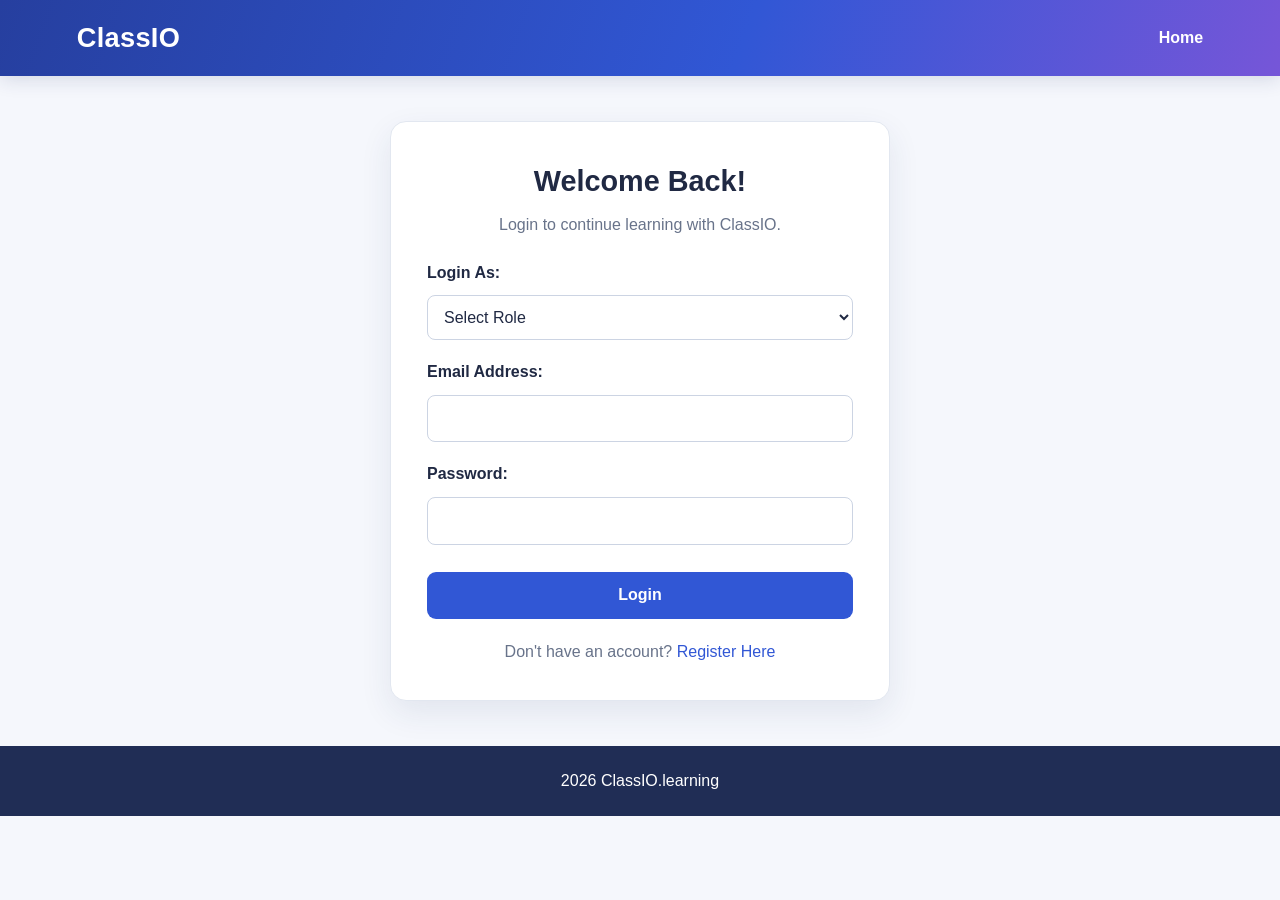
<file: draft_1/draft/frontend/pages/login.html>
<!DOCTYPE html>
<html lang="en">
<head>
    <meta charset="UTF-8">
    <meta name="viewport" content="width=device-width, initial-scale=1.0">
    <title>ClassIO - Login</title>
    <link rel="stylesheet" href="../css/style.css">
</head>
<body>

    <header>
        <h1>ClassIO</h1>
        <a href="index.html">Home</a>
    </header>

    <main>
        <section>
            <h1>Welcome Back!</h1>
            <p>Login to continue learning with ClassIO.</p>

            <form>
                <label for="role">Login As:</label>
                <select id="role" name="role" required>
                    <option value="">Select Role</option>
                    <option value="student">Student</option>
                    <option value="teacher">Teacher</option>
                </select>

                <label for="email">Email Address:</label>
                <input type="email" id="email" name="email" required>

                <label for="password">Password:</label>
                <input type="password" id="password" name="password" required>

                <button type="submit">Login</button>
            </form>

            <p>Don't have an account? <a href="register.html">Register Here</a></p>
        </section>
    </main>

    <footer>
        <p>2026 ClassIO.learning</p>

    </footer>

</body>
</html>
</file>
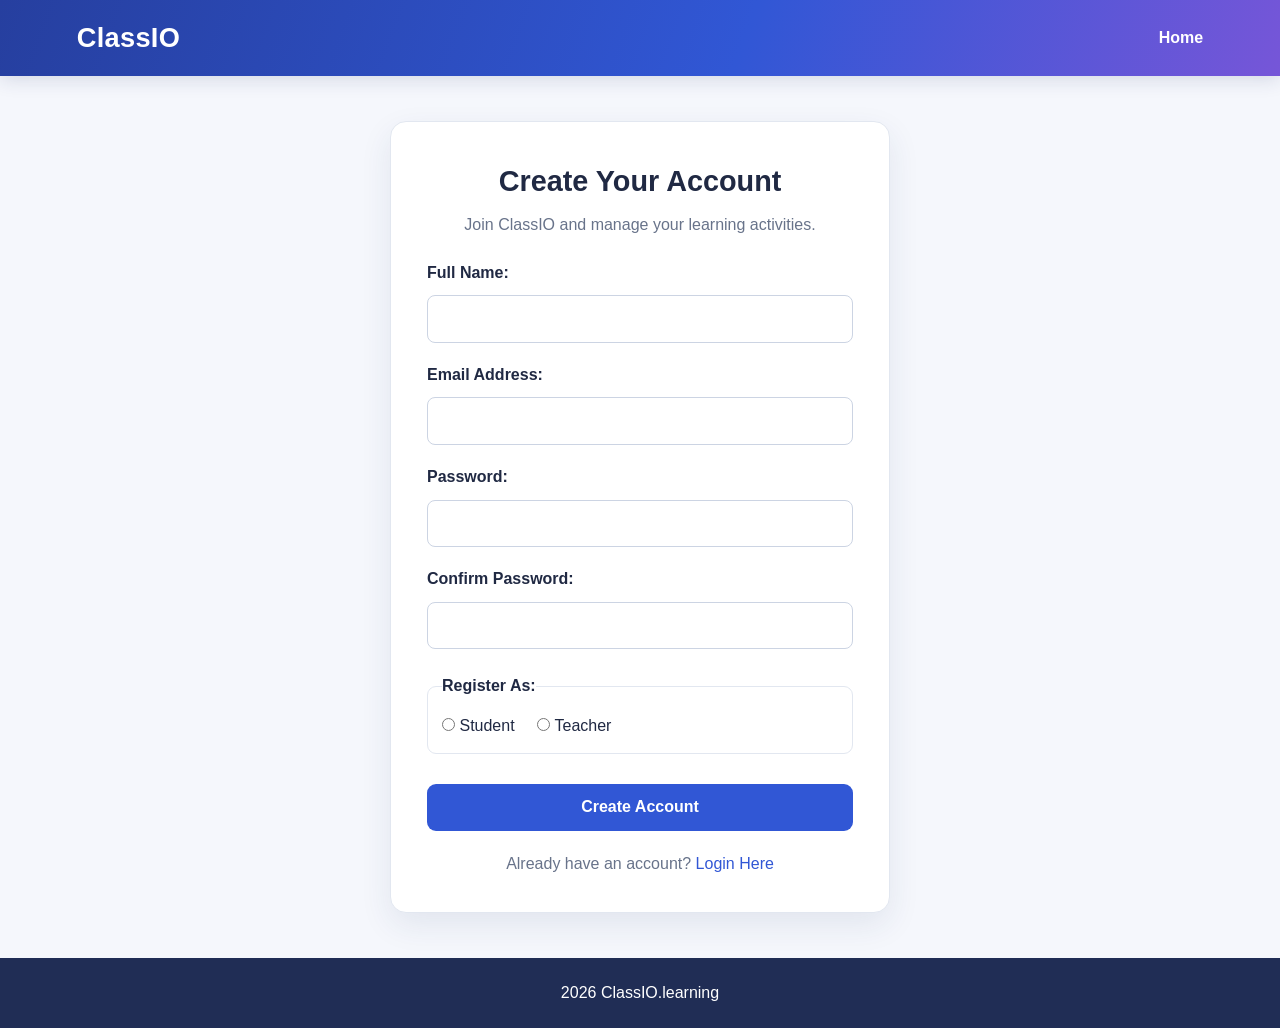
<file: draft_1/draft/frontend/pages/register.html>
<!DOCTYPE html>
<html lang="en">
<head>
    <meta charset="UTF-8">
    <meta name="viewport" content="width=device-width, initial-scale=1.0">
    <title>ClassIO - Register</title>
    <link rel="stylesheet" href="../css/style.css">
</head>
<body>

    <header>
        <h1>ClassIO</h1>
        <a href="index.html">Home</a>
    </header>

    <main>
        <section>
            <h1>Create Your Account</h1>
            <p>Join ClassIO and manage your learning activities.</p>
             
            <form>
                <label for="name">Full Name:</label>
                <input type="text" id="name" name="name" required>

                <label for="email">Email Address:</label>
                <input type="email" id="email" name="email" required>

                <label for="password">Password:</label>
                <input type="password" id="password" name="password" required>

                <label for="confirm-password">Confirm Password:</label>
                <input type="password" id="confirm-password" name="confirm-password" required>

                <fieldset>
                    <legend>Register As:</legend>

                    <input type="radio" id="student" name="role" value="student" required>
                    <label for="student">Student</label>

                    <input type="radio" id="teacher" name="role" value="teacher">
                    <label for="teacher">Teacher</label>
                </fieldset>

                <button type="submit">Create Account</button>
            </form>

            <p>Already have an account? <a href="login.html">Login Here</a></p>
        </section>
    </main>

    <footer>
        <p>2026 ClassIO.learning</p>

    </footer>

</body>
</html>
</file>
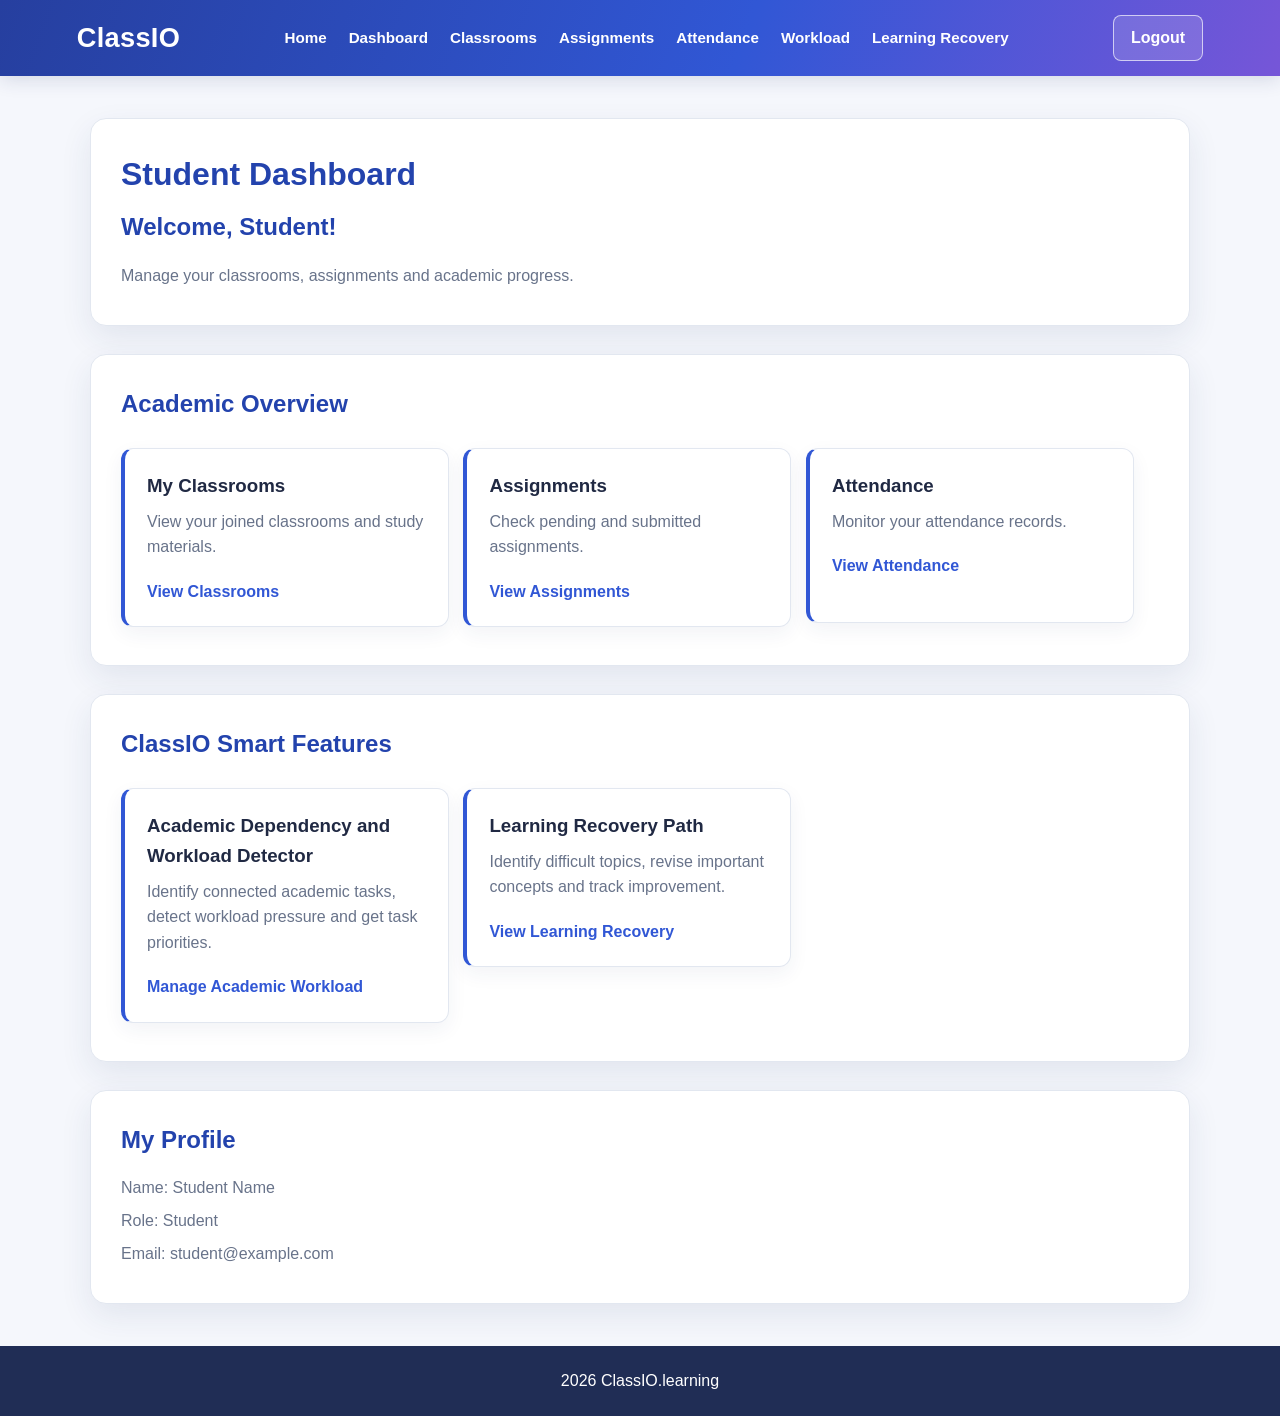
<file: draft_1/draft/frontend/pages/student-dashboard.html>
<!DOCTYPE html>
<html lang="en">
<head>
    <meta charset="UTF-8">
    <meta name="viewport" content="width=device-width, initial-scale=1.0">
    <title>ClassIO - Student Dashboard</title>
    <link rel="stylesheet" href="../css/style.css">
</head>
<body>

    <header>
        <h1>ClassIO</h1>
        <nav>
            <a href="index.html">Home</a>
            <a href="student-dashboard.html">Dashboard</a>
            <a href="../student/classrooms.html">Classrooms</a>
            <a href="../student/assignments.html">Assignments</a>
            <a href="../student/attendance.html">Attendance</a>
            <a href="../student/workload.html">Workload</a>
            <a href="../student/learning-recovery.html">Learning Recovery</a>
        </nav>
        <button type="button">Logout</button>
    </header>

    <main>

        <section>
            <h1>Student Dashboard</h1>
            <h2>Welcome, Student!</h2>
            <p>Manage your classrooms, assignments and academic progress.</p>
        </section>

        <section>
            <h2>Academic Overview</h2>

            <div>
                <h3>My Classrooms</h3>
                <p>View your joined classrooms and study materials.</p>
                <a href="../student/classrooms.html">View Classrooms</a>
            </div>

            <div>
                <h3>Assignments</h3>
                <p>Check pending and submitted assignments.</p>
                <a href="../student/assignments.html">View Assignments</a>
            </div>

            <div>
                <h3>Attendance</h3>
                <p>Monitor your attendance records.</p>
                <a href="../student/attendance.html">View Attendance</a>
            </div>
        </section>

        <section>
            <h2>ClassIO Smart Features</h2>

            <div>
                <h3>Academic Dependency and Workload Detector</h3>
                <p>Identify connected academic tasks, detect workload pressure and get task priorities.</p>
                <a href="../student/workload.html">Manage Academic Workload</a>
            </div>

            <div>
                <h3>Learning Recovery Path</h3>
                <p>Identify difficult topics, revise important concepts and track improvement.</p>
                <a href="../student/learning-recovery.html">View Learning Recovery</a>
            </div>
        </section>

        <section>
            <h2>My Profile</h2>
            <p>Name: Student Name</p>
            <p>Role: Student</p>
            <p>Email: student@example.com</p>
        </section>

    </main>

    <footer>
        <p>2026 ClassIO.learning</p>

    </footer>

</body>
</html>
</file>
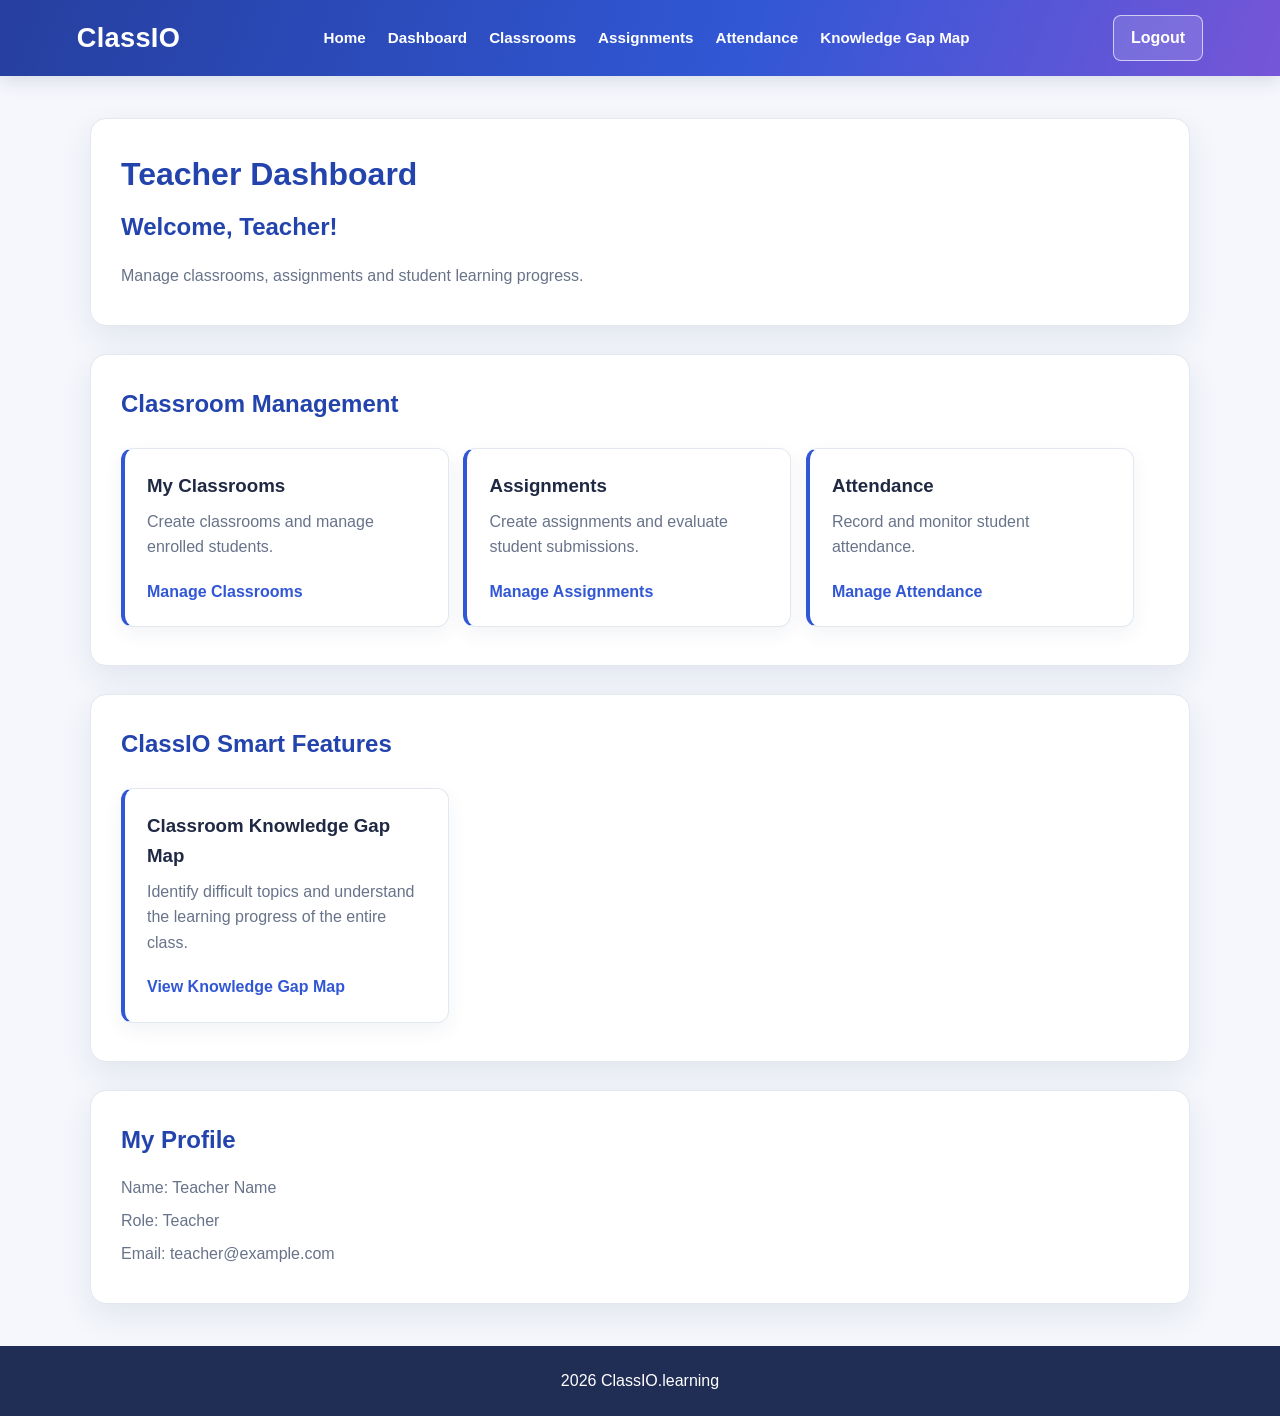
<file: draft_1/draft/frontend/pages/teacher-dashboard.html>
<!DOCTYPE html>
<html lang="en">
<head>
    <meta charset="UTF-8">
    <meta name="viewport" content="width=device-width, initial-scale=1.0">
    <title>ClassIO - Teacher Dashboard</title>
    <link rel="stylesheet" href="../css/style.css">
</head>
<body>

    <header>
        <h1>ClassIO</h1>
        <nav>
            <a href="index.html">Home</a>
            <a href="teacher-dashboard.html">Dashboard</a>
            <a href="../teacher/classrooms.html">Classrooms</a>
            <a href="../teacher/assignments.html">Assignments</a>
            <a href="../teacher/attendance.html">Attendance</a>
            <a href="../teacher/knowledge-gap-map.html">Knowledge Gap Map</a>
        </nav>
        <button type="button">Logout</button>
    </header>

    <main>

        <section>
            <h1>Teacher Dashboard</h1>
            <h2>Welcome, Teacher!</h2>
            <p>Manage classrooms, assignments and student learning progress.</p>
        </section>

        <section>
            <h2>Classroom Management</h2>

            <div>
                <h3>My Classrooms</h3>
                <p>Create classrooms and manage enrolled students.</p>
                <a href="../teacher/classrooms.html">Manage Classrooms</a>
            </div>

            <div>
                <h3>Assignments</h3>
                <p>Create assignments and evaluate student submissions.</p>
                <a href="../teacher/assignments.html">Manage Assignments</a>
            </div>

            <div>
                <h3>Attendance</h3>
                <p>Record and monitor student attendance.</p>
                <a href="../teacher/attendance.html">Manage Attendance</a>
            </div>
        </section>

        <section>
            <h2>ClassIO Smart Features</h2>

            <div>
                <h3>Classroom Knowledge Gap Map</h3>
                <p>Identify difficult topics and understand the learning progress of the entire class.</p>
                <a href="../teacher/knowledge-gap-map.html">View Knowledge Gap Map</a>
            </div>
        </section>

        <section>
            <h2>My Profile</h2>
            <p>Name: Teacher Name</p>
            <p>Role: Teacher</p>
            <p>Email: teacher@example.com</p>
        </section>

    </main>

    <footer>
        <p>2026 ClassIO.learning</p>

    </footer>

</body>
</html>
</file>
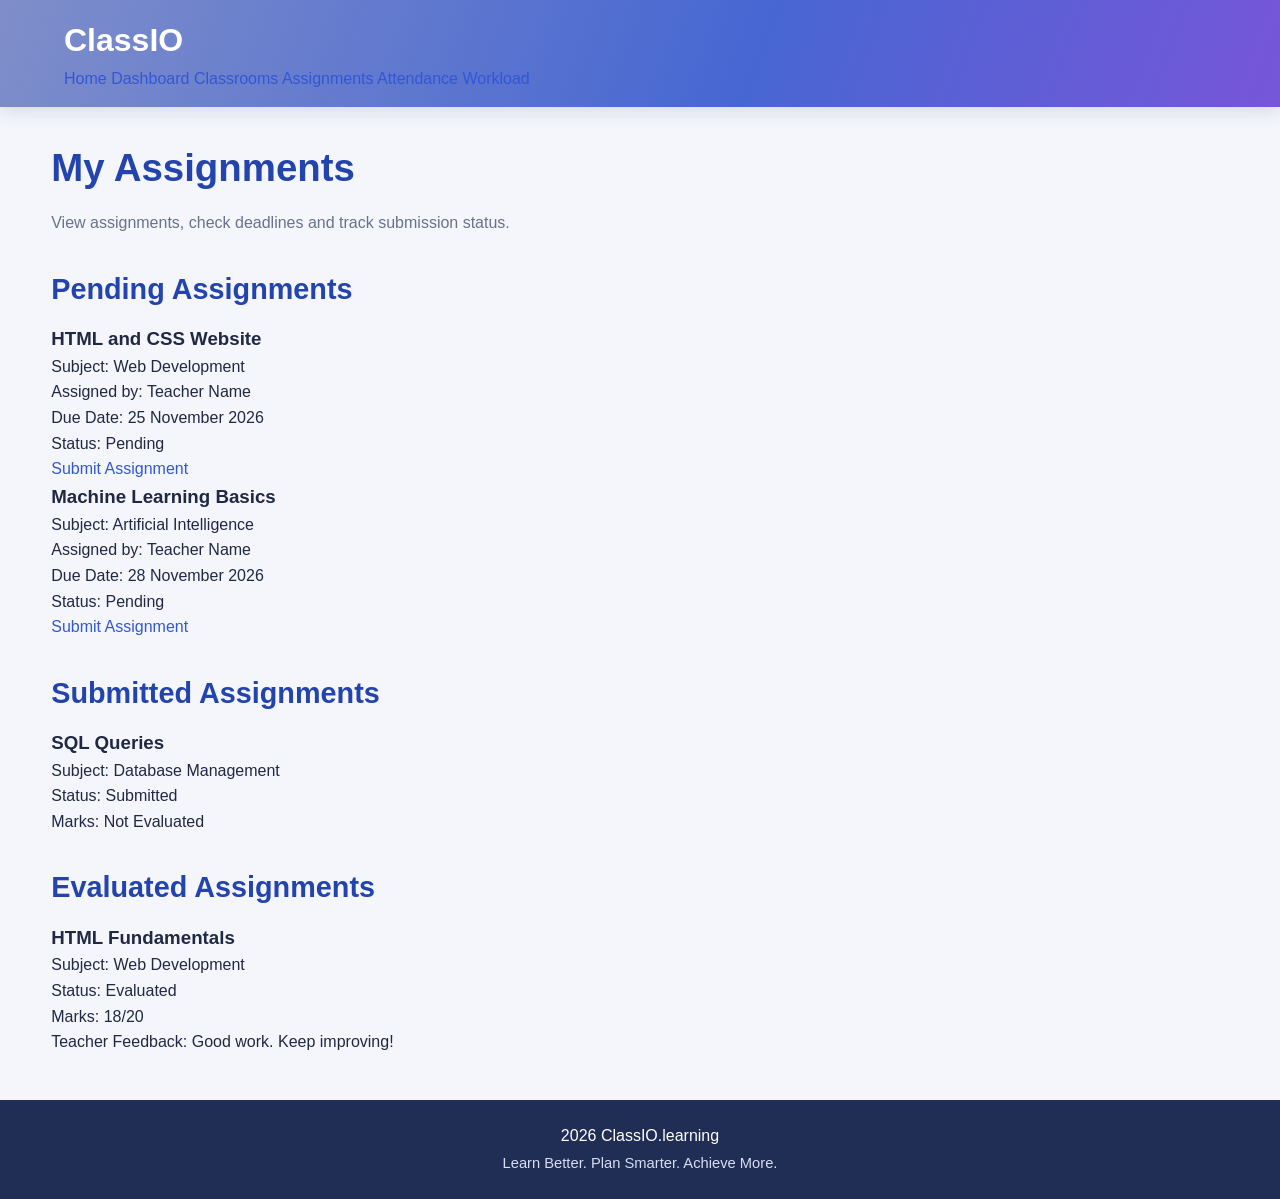
<file: draft_1/draft/frontend/student/assignment.html>
<!DOCTYPE html>
<html lang="en">
<head>
    <meta charset="UTF-8">
    <meta name="viewport" content="width=device-width, initial-scale=1.0">
    <title>ClassIO - Assignments</title>
    <link rel="stylesheet" href="../css/features.css">
</head>
<body>

    <header>
        <h1>ClassIO</h1>
        <nav>
            <a href="../pages/index.html">Home</a>
            <a href="../pages/student-dashboard.html">Dashboard</a>
            <a href="classrooms.html">Classrooms</a>
            <a href="assignments.html">Assignments</a>
            <a href="attendance.html">Attendance</a>
            <a href="workload.html">Workload</a>
        </nav>
    </header>

    <main>

        <section>
            <h1>My Assignments</h1>
            <p>View assignments, check deadlines and track submission status.</p>
        </section>

        <section>
            <h2>Pending Assignments</h2>

            <div>
                <h3>HTML and CSS Website</h3>
                <p>Subject: Web Development</p>
                <p>Assigned by: Teacher Name</p>
                <p>Due Date: 25 November 2026</p>
                <p>Status: Pending</p>
                <a href="#">Submit Assignment</a>
            </div>

            <div>
                <h3>Machine Learning Basics</h3>
                <p>Subject: Artificial Intelligence</p>
                <p>Assigned by: Teacher Name</p>
                <p>Due Date: 28 November 2026</p>
                <p>Status: Pending</p>
                <a href="#">Submit Assignment</a>
            </div>
        </section>

        <section>
            <h2>Submitted Assignments</h2>

            <div>
                <h3>SQL Queries</h3>
                <p>Subject: Database Management</p>
                <p>Status: Submitted</p>
                <p>Marks: Not Evaluated</p>
            </div>
        </section>

        <section>
            <h2>Evaluated Assignments</h2>

            <div>
                <h3>HTML Fundamentals</h3>
                <p>Subject: Web Development</p>
                <p>Status: Evaluated</p>
                <p>Marks: 18/20</p>
                <p>Teacher Feedback: Good work. Keep improving!</p>
            </div>
        </section>

    </main>

    <footer>
        <p>2026 ClassIO.learning</p>

        <p>Learn Better. Plan Smarter. Achieve More.</p>
    </footer>

</body>
</html>
</file>
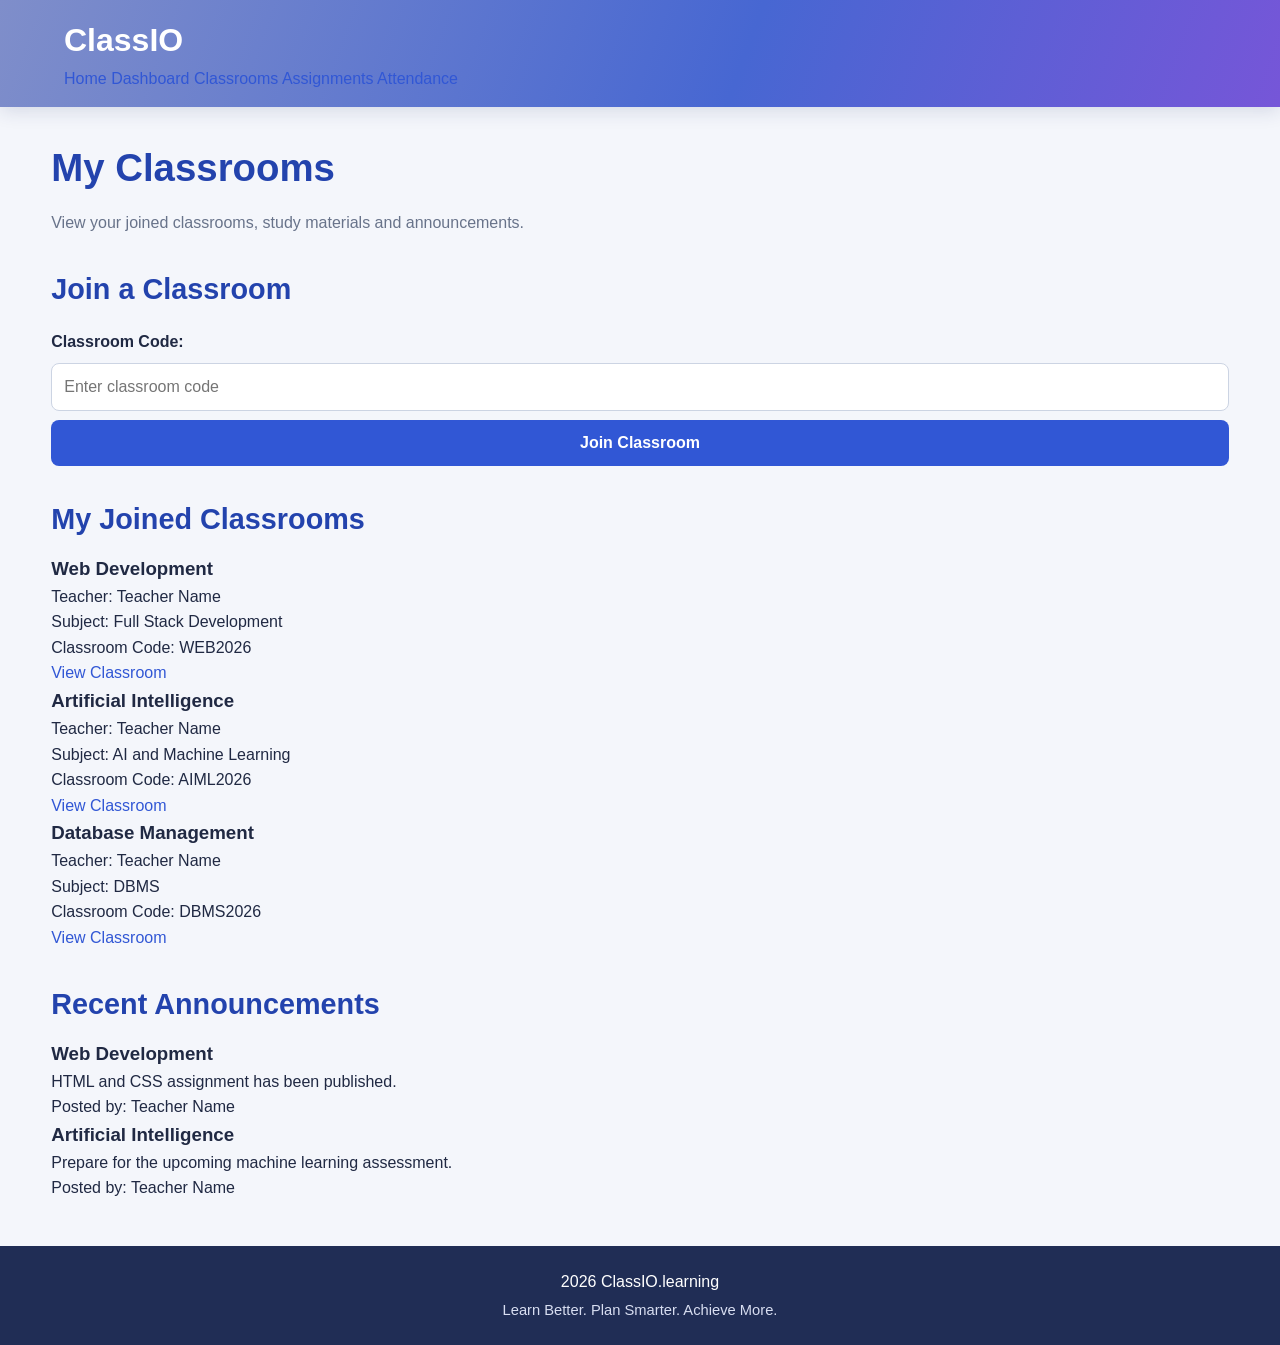
<file: draft_1/draft/frontend/student/classroom.html>
<!DOCTYPE html>
<html lang="en">
<head>
    <meta charset="UTF-8">
    <meta name="viewport" content="width=device-width, initial-scale=1.0">
    <title>ClassIO - My Classrooms</title>
    <link rel="stylesheet" href="../css/features.css">
</head>
<body>

    <header>
        <h1>ClassIO</h1>
        <nav>
            <a href="../pages/index.html">Home</a>
            <a href="../pages/student-dashboard.html">Dashboard</a>
            <a href="classrooms.html">Classrooms</a>
            <a href="assignments.html">Assignments</a>
            <a href="attendance.html">Attendance</a>
        </nav>
    </header>

    <main>

        <section>
            <h1>My Classrooms</h1>
            <p>View your joined classrooms, study materials and announcements.</p>
        </section>

        <section>
            <h2>Join a Classroom</h2>

            <form>
                <label for="class-code">Classroom Code:</label>
                <input type="text" id="class-code" name="class-code" placeholder="Enter classroom code" required>

                <button type="submit">Join Classroom</button>
            </form>
        </section>

        <section>
            <h2>My Joined Classrooms</h2>

            <div>
                <h3>Web Development</h3>
                <p>Teacher: Teacher Name</p>
                <p>Subject: Full Stack Development</p>
                <p>Classroom Code: WEB2026</p>
                <a href="#">View Classroom</a>
            </div>

            <div>
                <h3>Artificial Intelligence</h3>
                <p>Teacher: Teacher Name</p>
                <p>Subject: AI and Machine Learning</p>
                <p>Classroom Code: AIML2026</p>
                <a href="#">View Classroom</a>
            </div>

            <div>
                <h3>Database Management</h3>
                <p>Teacher: Teacher Name</p>
                <p>Subject: DBMS</p>
                <p>Classroom Code: DBMS2026</p>
                <a href="#">View Classroom</a>
            </div>
        </section>

        <section>
            <h2>Recent Announcements</h2>

            <div>
                <h3>Web Development</h3>
                <p>HTML and CSS assignment has been published.</p>
                <p>Posted by: Teacher Name</p>
            </div>

            <div>
                <h3>Artificial Intelligence</h3>
                <p>Prepare for the upcoming machine learning assessment.</p>
                <p>Posted by: Teacher Name</p>
            </div>
        </section>

    </main>

    <footer>
        <p>2026 ClassIO.learning</p>

        <p>Learn Better. Plan Smarter. Achieve More.</p>
    </footer>

</body>
</html>
</file>
<file: draft_1/draft/frontend/css/style.css>
:root {
    --primary: #3157d5;
    --primary-dark: #2343ad;
    --secondary: #7656d8;
    --accent: #f0b84b;
    --background: #f5f7fc;
    --surface: #ffffff;
    --text: #202943;
    --muted: #68738a;
    --border: #e2e7f0;
    --shadow: 0 12px 32px rgba(35, 55, 100, 0.09);
    --radius: 16px;
}

* {
    box-sizing: border-box;
    margin: 0;
    padding: 0;
}

html {
    scroll-behavior: smooth;
}

body {
    min-height: 100vh;
    font-family: "Segoe UI", Arial, sans-serif;
    line-height: 1.6;
    color: var(--text);
    background: var(--background);
}
.logo-container {
    display: flex;
    align-items: center;
    gap: 8px;
}

a {
    color: var(--primary);
    text-decoration: none;
}

a:hover {
    color: var(--primary-dark);
}

button,
input,
select {
    font: inherit;
}

button,
input[type="submit"] {
    cursor: pointer;
}
img {
    border-radius: 50%;
}

/* 2. Shared headers and navigation */
header {
    width: 100%;
    min-height: 76px;
    padding: 15px 6%;
    display: flex;
    align-items: center;
    justify-content: space-between;
    gap: 22px;
    flex-wrap: wrap;
    color: white;
    background: linear-gradient(110deg, #263f9f, #3157d5 58%, #7656d8);
    box-shadow: 0 4px 18px rgba(25, 42, 100, 0.14);
}

header h1,
header .logo {
    color: white;
    font-size: 1.7rem;
    font-weight: 800;
    letter-spacing: 0.3px;
    gap:0;
}

header > a {
    color: white;
    font-weight: 600;
}

header > a:hover,
header nav a:hover {
    color: #ffe09a;
}

.navbar {
    width: 100%;
    display: flex;
    align-items: center;
    justify-content: space-between;
    gap:24px;
}
.nav-links,
header nav{
    display: flex;
    align-items: center;
    gap: 22px;
    flex-wrap:wrap;
    list-style: none;
}
.nav-links a,
header nav a{
    color: white;
    font-size: 0.95rem;
    font-weight: 600;
    transition: color 0.2s ease;
}
.nav-buttons{
    display:flex;
    align-items:center;
    gap:12px;
}
.login-btn,
.register-btn,
.get-started-btn{
    display:inline-block;
    padding: 10px 19px;
    border-radius:9px;
    font-weight:700;
    transition:transform 0.2s ease, background 0.2s easse;

}
.login-btn{
    color:white;
    border:1px solid rgba(255, 255,255,0.7);
}

.register-btn,.get-started-btn{
    color:#26345d;
    background: var(--accent);
}
.login-btn:hover,
.register-btn:hover,
.get-started-btn:hover{
    color:inherit;
    transform:translate(-2px);
}
.hero{
    min-height: 430px;
    padding:85px 8%;
    display: flex;
    flex-direction: column;
    align-items:center;
    justify-content: center;
    text-align: center;
    color: white;
    background:linear-gradient(125deg, #263f9f,#456ce0 58%,#8060dc);
}
.hero h1{
    margin-bottom:12px;
    font-size:clamp(2.2rem, 5vw, 3.7rem);
    line-height: 1.15;
}
.hero h1 span{
    color:#ffd36f;
}
.hero h2{
    margin-bottom: 18px;
    font-size:clamp(1.15rem, 2.5vw, 1.65rem);
    font-weight: 500;
}
.hero p{
    max-width: 720px;
    margin-bottom: 28px;
    color:rgba(255, 255,255,0.9);
    font-size: 1.05rem;
}
.get-started-btn{
    padding:13px 25px;

}
.features,
.how-it-works,
.about,
.contact {
    padding: 68px 7%;
    text-align: center;
}
.features > h2,
.how-it-works > h2,
.about > h2,
.contact > h2 {
    margin-bottom: 12px;
    font-size: clamp(1.7rem, 3vw, 2.3rem);
}
.features > p,
.about > p,
.contact > p {
    max-width: 760px;
    margin: 0 auto 28px;
    color: var(--muted);
}
.feature-container,
.steps-container {
    max-width: 1180px;
    margin: 30px auto 0;
    display: grid;
    grid-template-columns: repeat(3, minmax(0, 1fr));
    gap: 22px;
}
.feature-card,
.step {
    padding: 27px 23px;
    text-align: left;
    background: var(--surface);
    border: 1px solid var(--border);
    border-radius: var(--radius);
    box-shadow: var(--shadow);
    transition: transform 0.2s ease, box-shadow 0.2s ease;
}
.feature-card:hover,
.step:hover {
    transform: translateY(-5px);
    box-shadow: 0 16px 35px rgba(35, 55, 100, 0.13);
}
.feature-card h3,
.step h3 {
    margin-bottom: 9px;
    color: var(--primary-dark);
}
.feature-card p,
.step p {
    color: var(--muted);
}
.how-it-works {
    background: #edf1ff;
}
.steps-container {
    grid-template-columns: repeat(4, minmax(0, 1fr));
}
.step {
    text-align: center;
}
.about,
.contact {
    background: var(--surface);
}
.contact {
    background: #edf1ff;
}


main {
    width: min(1100px, 92%);
    margin: 42px auto;
}
main > section {
    margin-bottom: 28px;
    padding: 30px;
    background: var(--surface);
    border: 1px solid var(--border);
    border-radius: var(--radius);
    box-shadow: var(--shadow);
}
main > section:has(form) {
    width: min(500px, 100%);
    margin: 45px auto;
    padding: 36px;
}
main > section:has(form) h1 {
    margin-bottom: 8px;
    font-size: 1.8rem;
    text-align: center;
}
main > section:has(form) > p {
    margin-bottom: 22px;
    color: var(--muted);
    text-align: center;
}
form {
    display: flex;
    flex-direction: column;
    gap: 10px;
}
form label,
fieldset legend {
    color: var(--text);
    font-weight: 650;
}

form input:not([type="radio"]),
form select {
    width: 100%;
    min-height: 45px;
    margin-bottom: 9px;
    padding: 10px 12px;
    color: var(--text);
    background: white;
    border: 1px solid #ccd4e3;
    border-radius: 8px;
    outline: none;
}

form input:focus,
form select:focus {
    border-color: var(--primary);
    box-shadow: 0 0 0 3px rgba(49, 87, 213, 0.12);
}

form fieldset {
    margin: 5px 0 12px;
    padding: 14px;
    border: 1px solid var(--border);
    border-radius: 9px;
}

form fieldset label {
    margin-right: 18px;
    font-weight: 500;
}
form button {
    min-height: 47px;
    margin-top: 8px;
    color: white;
    font-weight: 700;
    background: var(--primary);
    border: 0;
    border-radius: 9px;
    transition: background 0.2s ease, transform 0.2s ease;
}

form button:hover {
    background: var(--primary-dark);
    transform: translateY(-1px);
}

main > section:has(form) > p:last-child {
    margin: 20px 0 0;
    text-align: center;
}


main > section:not(:has(form)) h1 {
    margin-bottom: 8px;
    color: var(--primary-dark);
    font-size: 2rem;
}

main > section:not(:has(form)) h2 {
    margin-bottom: 16px;
    color: var(--primary-dark);
}

main > section:not(:has(form)) h3 {
    margin-bottom: 8px;
    color: var(--text);
}

main > section:not(:has(form)) p {
    color: var(--muted);
}



main > section > div {
    display: inline-block;
    width: calc(33.333% - 18px);
    min-width: 230px;
    min-height: 175px;
    margin: 8px 10px 8px 0;
    padding: 22px;
    vertical-align: top;
    background: var(--surface);
    border: 1px solid var(--border);
    border-left: 4px solid var(--primary);
    border-radius: 12px;
    box-shadow: 0 7px 20px rgba(35, 55, 100, 0.06);
}

main > section > div p {
    margin-bottom: 14px;
}

main > section > div a {
    display: inline-block;
    margin-top: 5px;
    font-weight: 700;
}

main > section > div a:hover {
    text-decoration: underline;
}

main > section > p {
    margin: 7px 0;
}

/* Dashboard header logout button */
header button {
    padding: 9px 17px;
    color: white;
    font-weight: 700;
    background: rgba(255, 255, 255, 0.14);
    border: 1px solid rgba(255, 255, 255, 0.65);
    border-radius: 8px;
}

header button:hover {
    color: #26345d;
    background: var(--accent);
}
footer {
    margin-top: 35px;
    padding: 22px 6%;
    color: white;
    text-align: center;
    background: #202d55;
}

footer p + p {
    margin-top: 4px;
    color: #d8def1;
    font-size: 0.92rem;
}




@media(max-width:900px){
    .navbar{
        flex-wrap:wrap;
    }
    .features-container{
        grid-template-columns: repeat(2, minmax(0, 1fr));

    }
    .steps-container{
        grid-template-columns:repeat(2,minmax(0, 1fr));
    }
    header nav{
        gap:12px;
    }
}

@media(max-width:600px){
    header {
        align-items: flex-start;
    }

    .navbar {
        align-items: flex-start;
        flex-direction: column;
    }

    .nav-links,
    header nav {
        align-items: flex-start;
        flex-direction: column;
        gap: 10px;
    }

    .nav-buttons {
        width: 100%;
    }

    .hero {
        min-height: 380px;
        padding: 65px 7%;
    }

    .features,
    .how-it-works,
    .about,
    .contact {
        padding: 48px 6%;
    }

    .feature-container,
    .steps-container {
        grid-template-columns: 1fr;
    }

    main > section {
        padding: 22px;
    }

    main > section:has(form) {
        padding: 25px 20px;
    }

    main > section > div {
        display: block;
        width: 100%;
        margin-right: 0;
    }
}
</file>
<file: draft_1/draft/frontend/css/features.css>
:root {
  --primary:#3157d5; --primary-dark:#2343ad; --secondary:#7656d8;
  --accent:#f0b84b; --bg:#f4f6fb; --surface:#fff; --text:#202943;
  --muted:#68738a; --border:#e2e7f0; --success:#16865b;
  --warning:#d58a16; --danger:#d64b55;
  --shadow:0 10px 28px rgba(35,55,100,.08); --radius:14px;
}
* { box-sizing:border-box; margin:0; padding:0; }
html { scroll-behavior:smooth; }
body {
  min-height:100vh; font-family:"Segoe UI",Arial,sans-serif;
  line-height:1.6; color:var(--text); background:var(--bg);
}
a { color:var(--primary); text-decoration:none; }
a:hover { color:var(--primary-dark); }
button,input,select,textarea { font:inherit; }
button { cursor:pointer; }
header {
  width:100%; padding:15px 5%; color:#fff;
  background:linear-gradient(110deg,#7f8eca,#4767d2 58%,#7656d8);
  box-shadow:0 4px 18px rgba(25,42,100,.14);
}
.navbar {
  max-width:1400px; min-height:48px; margin:auto;
  display:flex; align-items:center; justify-content:space-between; gap:22px;
}
.logo,header h2 { color:#fff; font-size:1.65rem; font-weight:800; }
.nav-links {
  display:flex; align-items:center; justify-content:center; gap:18px;
  flex-wrap:wrap; list-style:none;
}
.nav-links a,.nav-buttons a {
  color:#fff; font-size:.92rem; font-weight:600;
}
.nav-links a:hover,.nav-buttons a:hover,body>nav a:hover { color:#ffe09a; }
.nav-buttons { display:flex; align-items:center; gap:10px; }
.login-btn {
  display:inline-block; padding:9px 17px;
  border:1px solid rgba(255,255,255,.7); border-radius:8px;
}
.login-btn:hover { color:#090c15; background:var(--accent); }

body>nav {
  min-height:76px; padding:14px 5%; display:flex; align-items:center;
  justify-content:space-between; gap:22px; color:#fff;
  background:linear-gradient(110deg,#4b5eaa,#11235f 58%,#7656d8);
  box-shadow:0 4px 18px rgba(61, 87, 174, 0.14);
}
body>nav h2 { color:#fff; font-size:1.65rem; }
body>nav>div { display:flex; align-items:center; gap:18px; flex-wrap:wrap; }
body>nav a { color:#fff; font-size:.92rem; font-weight:600; }

section { width:min(1200px,92%); margin:30px auto; }
section>h1,section>h2 { margin-bottom:12px; color:var(--primary-dark); }
section>h1 { font-size:clamp(1.8rem,3vw,2.4rem); }
section>h2 { font-size:clamp(1.35rem,2.5vw,1.8rem); }
section>p { color:var(--muted); }
.workload,.teacher-assignments,.teacher-attendance,.teacher-classrooms {
  padding:34px 38px; background:linear-gradient(120deg,#eaf0ff,#f4efff);
  border:1px solid #e0e7ff; border-radius:var(--radius);
}

.recovery-container,.workload-container,.assignment-container,
.classroom-container,.knowledge-cards {
  display:grid; grid-template-columns:repeat(auto-fit,minmax(220px,1fr));
  gap:20px; margin-top:20px;
}
.recovery-card,.workload-card,.assignment-card,.classroom-card,
.attendance-card,.knowledge-cards .card,.topic-card,.recommendation-card {
  min-width:0; padding:23px; background:var(--surface);
  border:1px solid var(--border); border-radius:var(--radius);
  box-shadow:var(--shadow); transition:transform .2s,box-shadow .2s;
}
.recovery-card:hover,.workload-card:hover,.assignment-card:hover,
.classroom-card:hover,.attendance-card:hover,.knowledge-cards .card:hover,
.topic-card:hover,.recommendation-card:hover {
  transform:translateY(-4px); box-shadow:0 15px 32px rgba(8, 38, 106, 0.13);
}
.recovery-card h3,.workload-card h3,.assignment-card h3,.classroom-card h3,
.attendance-card h3,.card h3,.topic-card h3,.recommendation-card h3 {
  margin-bottom:9px; color:var(--primary-dark); font-size:1.08rem;
}
.recovery-card p,.workload-card p,.assignment-card p,.classroom-card p,
.attendance-card p,.topic-card p,.recommendation-card p {
  margin:6px 0; color:var(--muted);
}


.recovery-summary,.weak-topics,.recommended-path,.practice-activities,
.workload-summary,.workload-status,.priority-tasks,.upcoming-deadlines,
.task-dependencies,.workload-recommendation,.published-assignments,
.teacher-classroom-list,.classroom-materials,.submission-records,
.mark-attendance,.attendance-summary,.student-attendance-records {
  padding:26px; background:var(--surface); border:1px solid var(--border);
  border-radius:var(--radius); box-shadow:var(--shadow);
}
.recovery-summary .recovery-card p,.workload-summary .workload-card p {
  color:var(--primary); font-size:1.8rem; font-weight:800;
}
.weak-topics .recovery-card { border-top:4px solid var(--warning); }
.recommended-path .recovery-card { border-top:4px solid var(--secondary); }
.recommended-path .recovery-container { grid-template-columns:repeat(auto-fit,minmax(200px,1fr)); }
.workload-status .workload-card { border-left:5px solid var(--danger); }
.priority-tasks .workload-card { border-left:5px solid var(--warning); }
.task-dependencies .workload-card,.workload-recommendation .workload-card {
  border-left:5px solid var(--secondary);
}
.create-assignment,.create-classroom,.attendance-selection {
  padding:28px; background:var(--surface); border:1px solid var(--border);
  border-radius:var(--radius); box-shadow:var(--shadow);
}
.assignment-card,.classroom-card { border-top:4px solid var(--primary); }



.auth-container { width:min(650px,100%); margin:18px auto 0; }
form { display:flex; flex-direction:column; gap:9px; }
form label { margin-top:5px; color:var(--text); font-weight:650; }
form input,form select,form textarea,table select,.knowledge-filter select {
  width:100%; min-height:44px; padding:10px 12px; color:var(--text);
  background:#fff; border:1px solid #ccd4e3; border-radius:8px; outline:none;
}
form textarea { min-height:110px; resize:vertical; }
form input:focus,form select:focus,form textarea:focus,
table select:focus,.knowledge-filter select:focus {
  border-color:var(--primary); box-shadow:0 0 0 3px rgba(49,87,213,.12);
}
button,form button,.assignment-card button,.classroom-card button,
.mark-attendance button {
  min-height:42px; padding:10px 18px; color:#fff; font-weight:700;
  background:var(--primary); border:0; border-radius:8px;
  transition:background .2s,transform .2s;
}
button:hover,form button:hover,.assignment-card button:hover,
.classroom-card button:hover,.mark-attendance button:hover {
  background:var(--primary-dark); transform:translateY(-1px);
}


table {
  width:100%; margin-top:18px; border-collapse:collapse;
  background:#fff; border:1px solid var(--border); border-radius:10px;
}
th,td { padding:14px 16px; text-align:left; border-bottom:1px solid var(--border); }
th { color:#fff; font-weight:700; background:var(--primary); }
table tr:nth-child(even) { background:#f6f8fd; }
tr:last-child td { border-bottom:0; }
td select { min-width:110px; }



.attendance-summary {
  display:grid; grid-template-columns:repeat(4,minmax(0,1fr)); gap:18px;
}
.attendance-summary h2 { grid-column:1/-1; margin-bottom:0; color:var(--primary-dark); }
.attendance-card { border-top:4px solid var(--success); }
.attendance-card p { color:var(--primary); font-size:1.7rem; font-weight:800; }




.knowledge-container {
  padding:32px; background:#fff; border:1px solid var(--border);
  border-radius:var(--radius); box-shadow:var(--shadow);
}
.knowledge-container>h1 { margin-bottom:8px; color:var(--primary-dark); font-size:clamp(1.8rem,3vw,2.4rem); }
.knowledge-container>h2 { margin:30px 0 14px; color:var(--primary-dark); }
.knowledge-container>p { color:var(--muted); }
.knowledge-filter { max-width:380px; margin:22px 0; }
.knowledge-filter label { display:block; margin-bottom:7px; font-weight:650; }
.knowledge-cards .card { text-align:center; border-top:4px solid var(--secondary); }
.knowledge-cards .card h2 { color:var(--primary); font-size:2rem; }
.topic-card { margin:14px 0; border-left:4px solid var(--primary); }
.topic-card progress {
  display:block; width:100%; height:13px; margin:12px 0; accent-color:var(--primary);
}
.recommendation-card { margin:14px 0; border-left:4px solid var(--success); }



footer { margin-top:45px; padding:23px 6%; color:#fff; text-align:center; background:#202d55; }
footer p+p { margin-top:4px; color:#d8def1; font-size:.92rem; }



@media(max-width:950px) {
  .navbar,body>nav { align-items:flex-start; flex-wrap:wrap; }
  .nav-links,body>nav>div { gap:12px; }
  .attendance-summary { grid-template-columns:repeat(2,minmax(0,1fr)); }
}

@media(max-width:650px) {
  header { padding:15px 5%; }
  .navbar,body>nav { flex-direction:column; align-items:flex-start; }
  .nav-links,body>nav>div { align-items:flex-start; flex-direction:column; gap:9px; }
  section { width:94%; margin:20px auto; }
  .workload,.teacher-assignments,.teacher-attendance,.teacher-classrooms,
  .knowledge-container,.recovery-summary,.weak-topics,.recommended-path,
  .practice-activities,.workload-summary,.workload-status,.priority-tasks,
  .upcoming-deadlines,.task-dependencies,.workload-recommendation,
  .create-assignment,.create-classroom,.attendance-selection,
  .published-assignments,.teacher-classroom-list,.classroom-materials,
  .submission-records,.mark-attendance,.attendance-summary,
  .student-attendance-records { padding:20px; }
  .attendance-summary { grid-template-columns:1fr; }
  .attendance-summary h2 { grid-column:auto; }
  table { display:block; overflow-x:auto; white-space:nowrap; }
  th,td { padding:11px 13px; }
}
</file>
